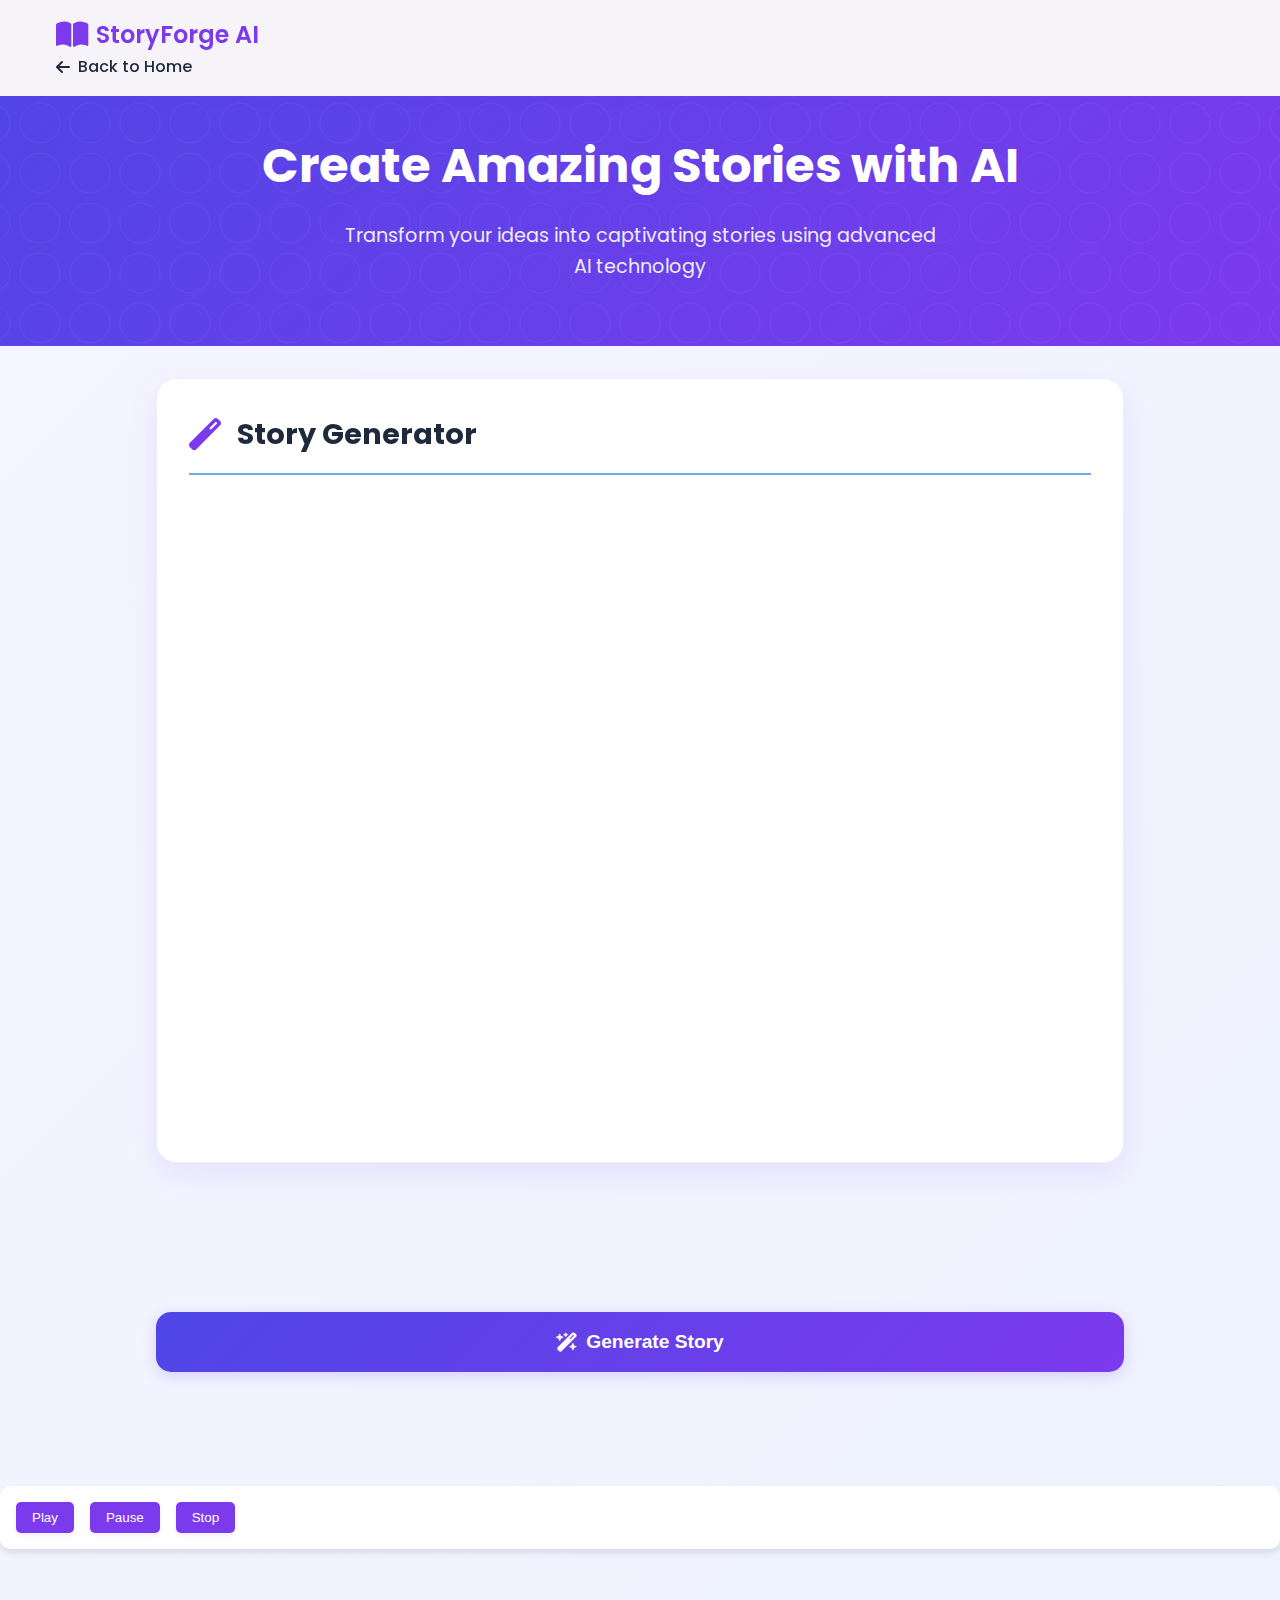
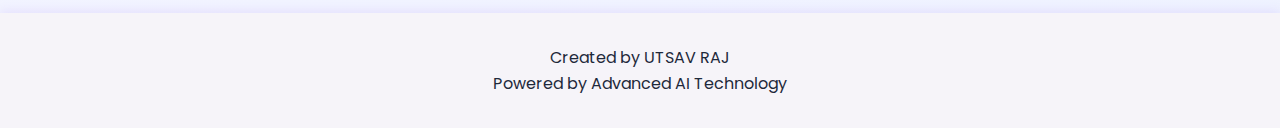
<file: Story Generator Ai/index.html>
<!DOCTYPE html>
<html lang="en">

<head>
    <meta charset="UTF-8">
    <meta name="viewport" content="width=device-width, initial-scale=1.0">
    <title>StoryForge AI - Professional Story Generator</title>
    <link rel="stylesheet" href="styles.css">
    <link href="https://fonts.googleapis.com/css2?family=Poppins:wght@300;400;500;600;700&display=swap"
        rel="stylesheet">
    <link rel="stylesheet" href="https://cdnjs.cloudflare.com/ajax/libs/font-awesome/6.0.0/css/all.min.css">
</head>

<body>
    <nav class="navbar">
        <div class="nav-content">
            <div class="logo">
                <i class="fas fa-book-open"></i>
                <span>StoryForge AI</span>
            </div>
            <a href="home.html" class="back-button">
                <i class="fas fa-arrow-left"></i> Back to Home
            </a>
        </div>
    </nav>

    <div class="hero-section">
        <h1>Create Amazing Stories with AI</h1>
        <p class="subtitle">Transform your ideas into captivating stories using advanced AI technology</p>
    </div>

    <div class="container">
        <div class="story-form">
            <div class="form-header">
                <i class="fas fa-magic"></i>
                <h2>Story Generator</h2>
            </div>

            <!-- Story Prompt -->
            <div class="form-group">
                <label for="storyPrompt">
                    <i class="fas fa-pencil-alt"></i>
                    Enter your story prompt:
                </label>
                <textarea id="storyPrompt" placeholder="Type your creative idea here..."></textarea>
            </div>

            <!-- Language Selection -->
            <div class="form-group">
                <label for="language">
                    <i class="fas fa-language"></i>
                    Select Language:
                </label>
                <select id="language" class="language-select">
                    <option value="english">English</option>
                    <option value="hindi">हिंदी</option>
                    <option value="hinglish">Hinglish</option>
                </select>
            </div>

            <!-- Genre Selection -->
            <div class="form-group">
                <label>
                    <i class="fas fa-theater-masks"></i>
                    Select Genre:
                </label>
                <div class="button-group">
                    <button data-type="genre" data-value="adventure">
                        <i class="fas fa-mountain"></i> Adventure
                    </button>
                    <button data-type="genre" data-value="romance">
                        <i class="fas fa-heart"></i> Romance
                    </button>
                    <button data-type="genre" data-value="mystery">
                        <i class="fas fa-magnifying-glass"></i> Mystery
                    </button>
                    <button data-type="genre" data-value="fantasy">
                        <i class="fas fa-dragon"></i> Fantasy
                    </button>
                </div>
            </div>

            <!-- Tone Selection -->
            <div class="form-group">
                <label>
                    <i class="fas fa-music"></i>
                    Select Tone:
                </label>
                <div class="button-group">
                    <button data-type="tone" data-value="funny">
                        <i class="fas fa-laugh"></i> Funny
                    </button>
                    <button data-type="tone" data-value="serious">
                        <i class="fas fa-user-tie"></i> Serious
                    </button>
                    <button data-type="tone" data-value="dramatic">
                        <i class="fas fa-theater-masks"></i> Dramatic
                    </button>
                    <button data-type="tone" data-value="mysterious">
                        <i class="fas fa-question-circle"></i> Mysterious
                    </button>
                </div>
            </div>

            <!-- Length Selection -->
            <div class="form-group">
                <label>
                    <i class="fas fa-text-width"></i>
                    Select Length:
                </label>
                <div class="button-group">
                    <button data-type="length" data-value="short">
                        <i class="fas fa-file-alt"></i> Short
                    </button>
                    <button data-type="length" data-value="medium">
                        <i class="fas fa-file-alt"></i> Medium
                    </button>
                    <button data-type="length" data-value="long">
                        <i class="fas fa-file-alt"></i> Long
                    </button>
                </div>
            </div>

            <!-- Story Enhancements -->
            
                <div class="enhancement-options">
                    <input type="hidden" id="addTitle" value="true">
                    <input type="hidden" id="addMoral" value="true">
                    <input type="hidden" id="generateImage" value="true">
                </div>
            </div>

            <!-- Background Music -->
            <div class="form-group">
                <label>
                    <i class="fas fa-music"></i>
                    Background Music:
                </label>
                <select id="backgroundMusic" class="music-select">
                    <option value="none">No Music</option>
                    <option value="adventure">Adventure Theme</option>
                    <option value="romantic">Romantic Melody</option>
                    <option value="mystery">Mystery Soundtrack</option>
                    <option value="fantasy">Fantasy Orchestra</option>
                </select>
            </div>

            <!-- Generate Button -->
            <button id="generateBtn" class="generate-btn">
                <i class="fas fa-wand-magic-sparkles"></i>
                Generate Story
            </button>
        </div>
        
        <!-- Story Output Container -->
        <div class="story-container">
            <!-- Story content will be inserted here -->
        </div>
<!-- Story Controls -->
<div class="story-controls">
    <button class="control-btn" id="playBtn">Play</button>
    <button class="control-btn" id="pauseBtn">Pause</button>
    <button class="control-btn" id="stopBtn">Stop</button>
</div>

    </div>

    <footer class="footer">
        <div class="footer-content">
            <p>Created by UTSAV RAJ</p>
            <p>Powered by Advanced AI Technology</p>
        </div>
    </footer>

    <script src="script.js"></script>
</body>

</html>
</file>
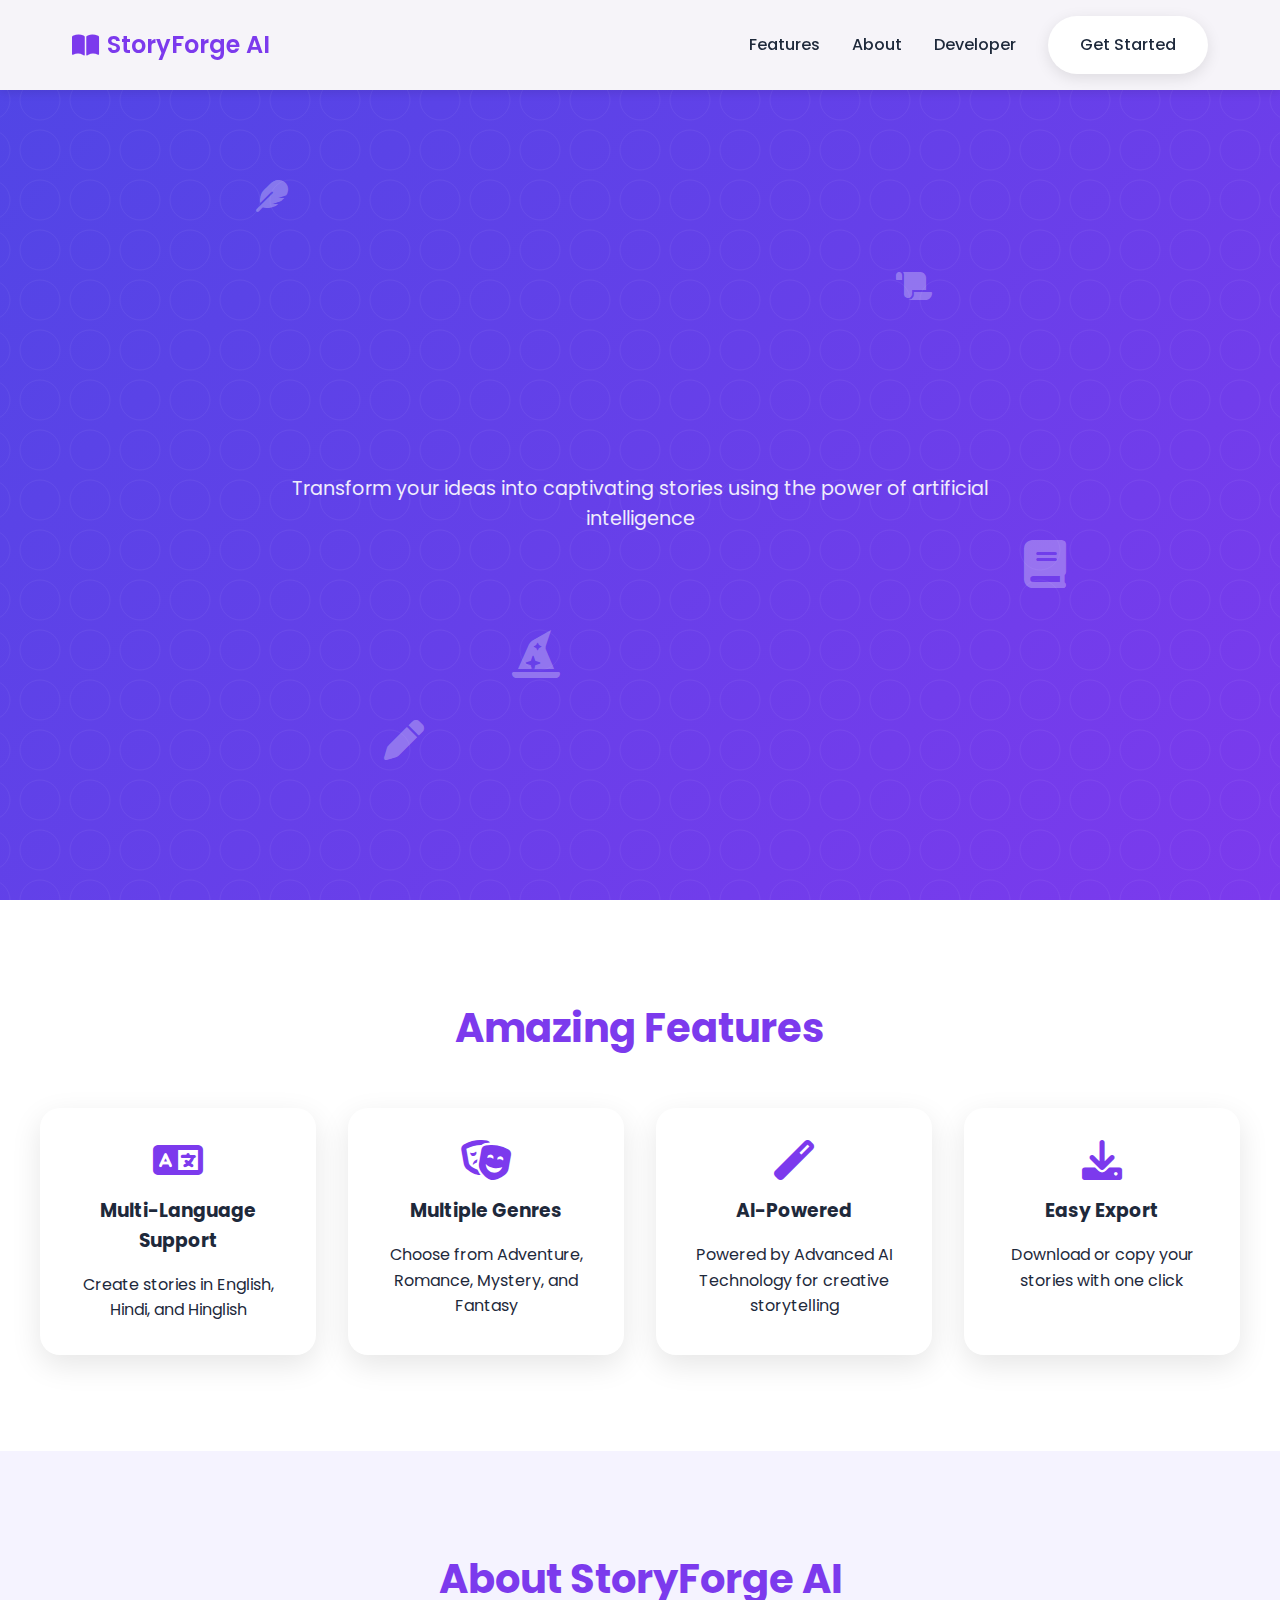
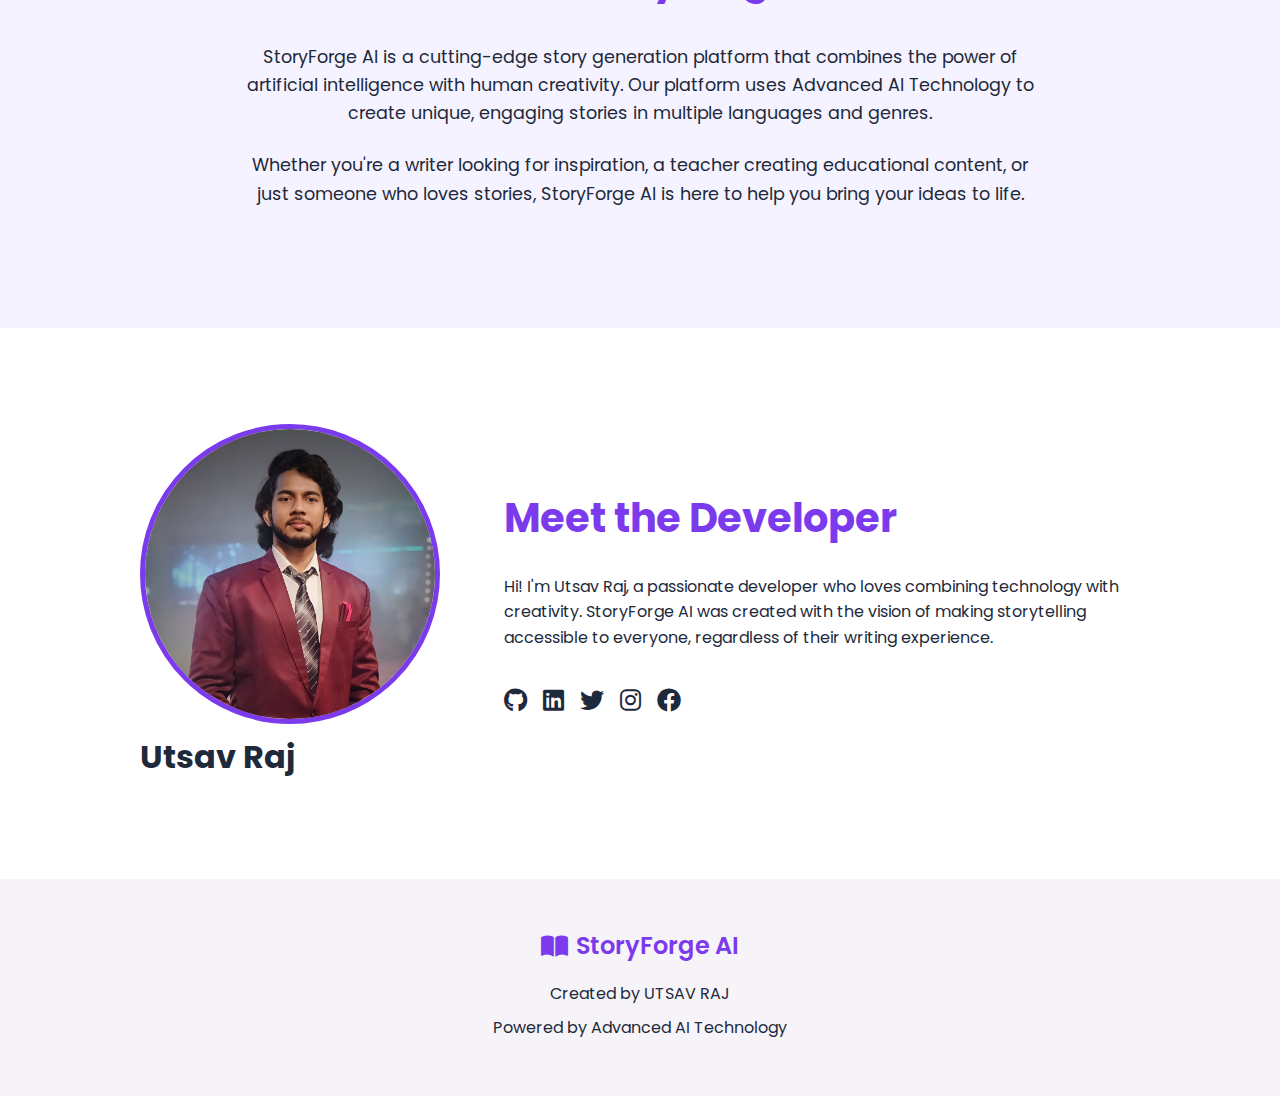
<file: Story Generator Ai/home.html>
<!DOCTYPE html>
<html lang="en">
<head>
    <meta charset="UTF-8">
    <meta name="viewport" content="width=device-width, initial-scale=1.0">
    <title>StoryForge AI - Create Amazing Stories</title>
    <link rel="stylesheet" href="home.css">
    <link href="https://fonts.googleapis.com/css2?family=Poppins:wght@300;400;500;600;700&display=swap" rel="stylesheet">
    <link rel="stylesheet" href="https://cdnjs.cloudflare.com/ajax/libs/font-awesome/6.0.0/css/all.min.css">
</head>
<body>
    <nav class="navbar">
        <div class="nav-content">
            <div class="logo">
                <i class="fas fa-book-open"></i>
                <span>StoryForge AI</span>
            </div>
            <div class="nav-links">
                <a href="#features">Features</a>
                <a href="#about">About</a>
                <a href="#developer">Developer</a>
                <a href="index.html" class="cta-button">Get Started</a>
            </div>
        </div>
    </nav>

    <section class="hero">
        <div class="hero-content">
            <h1 class="animate-text">Create Magical Stories with AI</h1>
            <p class="animate-text delay-1">Transform your ideas into captivating stories using the power of artificial intelligence</p>
            <a href="index.html" class="cta-button animate-text delay-2">
                <i class="fas fa-wand-magic-sparkles"></i>
                Get Started Now
            </a>
        </div>
        <div class="floating-elements">
            <i class="fas fa-feather"></i>
            <i class="fas fa-book"></i>
            <i class="fas fa-pen"></i>
            <i class="fas fa-scroll"></i>
            <i class="fas fa-hat-wizard"></i>
        </div>
    </section>

    <section id="features" class="features">
        <h2>Amazing Features</h2>
        <div class="features-grid">
            <div class="feature-card">
                <i class="fas fa-language"></i>
                <h3>Multi-Language Support</h3>
                <p>Create stories in English, Hindi, and Hinglish</p>
            </div>
            <div class="feature-card">
                <i class="fas fa-theater-masks"></i>
                <h3>Multiple Genres</h3>
                <p>Choose from Adventure, Romance, Mystery, and Fantasy</p>
            </div>
            <div class="feature-card">
                <i class="fas fa-magic"></i>
                <h3>AI-Powered</h3>
                <p>Powered by Advanced AI Technology for creative storytelling</p>
            </div>
            <div class="feature-card">
                <i class="fas fa-download"></i>
                <h3>Easy Export</h3>
                <p>Download or copy your stories with one click</p>
            </div>
        </div>
    </section>

    <section id="about" class="about">
        <div class="about-content">
            <h2>About StoryForge AI</h2>
            <p>StoryForge AI is a cutting-edge story generation platform that combines the power of artificial intelligence with human creativity. Our platform uses Advanced AI Technology to create unique, engaging stories in multiple languages and genres.</p>
            <p>Whether you're a writer looking for inspiration, a teacher creating educational content, or just someone who loves stories, StoryForge AI is here to help you bring your ideas to life.</p>
        </div>
    </section>

    <section id="developer" class="developer">
        <div class="developer-content">
            <div class="developer-image">
                <img src="dp.jpg" alt="Developer">
                <h1>Utsav Raj</h1>
            </div>
            <div class="developer-info">
                <h2>Meet the Developer</h2>
                <p>Hi! I'm Utsav Raj, a passionate developer who loves combining technology with creativity. StoryForge AI was created with the vision of making storytelling accessible to everyone, regardless of their writing experience.</p>
                <div class="social-links">
                    <a href="https://github.com/utsavrajji" target="_blank"><i class="fab fa-github"></i></a>
                    <a href="https://www.linkedin.com/in/utsav-raj-135114271?utm_source=share&utm_campaign=share_via&utm_content=profile&utm_medium=android_app" target="_blank"><i class="fab fa-linkedin"></i></a>
                    <a href="https://x.com/Utsavra98048597?t=_ErNr9aIiyK5iM5uh0-ysg&s=09" target="_blank"><i class="fab fa-twitter"></i></a>
                    <a href="https://www.instagram.com/utsav.raj__?igsh=MXE4Zmg1Y3dsNGx5bA==" target="_blank"><i class="fab fa-instagram"></i></a>
                    <a href="https://www.facebook.com/share/1BWumNWiNt/" target="_blank"><i class="fab fa-facebook"></i></a>
                </div>
            </div>
        </div>
    </section>

    <footer class="footer">
        <div class="footer-content">
            <div class="footer-logo">
                <i class="fas fa-book-open"></i>
                <span>StoryForge AI</span>
            </div>
            <p>Created by UTSAV RAJ</p>
            <p>Powered by Advanced AI Technology</p>
        </div>
    </footer>

    <script src="home.js"></script>
</body>
</html>
</file>
<file: Story Generator Ai/styles.css>
:root {
    --primary-color: #7c3aed;
    --secondary-color: #5b21b6;
    --accent-color: #8b5cf6;
    --background-color: #f5f3ff;
    --text-color: #1e293b;
    --border-color: #70a7ee;
    --success-color: #10b981;
    --error-color: #ef4444;
    --gradient-start: #4f46e5;
    --gradient-end: #7c3aed;
    --card-bg: #ffffff;
    --navbar-bg: #f6f4f9;
    --input-bg: #faf5ff;
}

* {
    margin: 0;
    padding: 0;
    box-sizing: border-box;
}

body {
    font-family: 'Poppins', sans-serif;
    line-height: 1.6;
    background: linear-gradient(135deg, #f6f5ff 0%, #eef2ff 100%);
    color: var(--text-color);
    min-height: 100vh;
}

/* Navbar Styles */
.navbar {
    background: var(--navbar-bg);
    box-shadow: 0 2px 10px rgba(124, 58, 237, 0.1);
    padding: 1rem 0;
    position: fixed;
    width: 100%;
    top: 0;
    z-index: 1000;
    backdrop-filter: blur(10px);
}

.nav-content {
    max-width: 1200px;
    margin: 0 auto;
    padding: 0 1rem;
}

.logo {
    display: flex;
    align-items: center;
    gap: 0.5rem;
    font-size: 1.5rem;
    font-weight: 600;
    color: var(--primary-color);
}

.logo i {
    font-size: 1.8rem;
}

/* Hero Section */
.hero-section {
    background: linear-gradient(135deg, var(--gradient-start), var(--gradient-end));
    color: white;
    text-align: center;
    padding: 8rem 1rem 4rem;
    margin-bottom: 2rem;
    position: relative;
    overflow: hidden;
}

.hero-section::before {
    content: '';
    position: absolute;
    top: 0;
    left: 0;
    right: 0;
    bottom: 0;
    background: url('data:image/svg+xml,<svg xmlns="http://www.w3.org/2000/svg" viewBox="0 0 100 100"><circle cx="50" cy="50" r="40" fill="none" stroke="rgba(255,255,255,0.1)" stroke-width="2"/></svg>') center/50px 50px repeat;
    opacity: 0.5;
    animation: moveBackground 20s linear infinite;
}

.hero-section h1 {
    font-size: 3rem;
    margin-bottom: 1rem;
    animation: fadeInDown 0.8s ease-out;
}

.subtitle {
    font-size: 1.2rem;
    opacity: 0.9;
    max-width: 600px;
    margin: 0 auto;
    animation: fadeIn 0.8s ease-out 0.3s both;
}

/* Container */
.container {
    max-width: 1000px;
    margin: 0 auto;
    padding: 0 1rem;
}

/* Form Styles */
.story-form {
    background: var(--card-bg);
    backdrop-filter: blur(10px);
    padding: 2rem;
    border-radius: 20px;
    box-shadow: 0 10px 30px rgba(124, 58, 237, 0.1);
    margin-bottom: 2rem;
    animation: slideUp 0.8s ease-out;
    border: 1px solid rgba(124, 58, 237, 0.1);
}

.form-header {
    display: flex;
    align-items: center;
    gap: 1rem;
    margin-bottom: 2rem;
    padding-bottom: 1rem;
    border-bottom: 2px solid var(--border-color);
}

.form-header i {
    font-size: 2rem;
    color: var(--primary-color);
}

.form-header h2 {
    font-size: 1.8rem;
    color: var(--text-color);
}

.form-group {
    margin-bottom: 1.5rem;
    opacity: 0;
    animation: fadeIn 0.5s ease-out forwards;
}

.form-group:nth-child(1) { animation-delay: 0.2s; }
.form-group:nth-child(2) { animation-delay: 0.4s; }
.form-group:nth-child(3) { animation-delay: 0.6s; }
.form-group:nth-child(4) { animation-delay: 0.8s; }
.form-group:nth-child(5) { animation-delay: 1s; }
.form-group:nth-child(6) { animation-delay: 1.2s; }

label {
    display: flex;
    align-items: center;
    gap: 0.5rem;
    margin-bottom: 0.8rem;
    color: var(--text-color);
    font-weight: 500;
}

label i {
    color: var(--primary-color);
}

textarea {
    width: 100%;
    padding: 1rem;
    border: 2px solid var(--border-color);
    border-radius: 10px;
    min-height: 120px;
    resize: vertical;
    font-family: inherit;
    transition: all 0.3s ease;
    font-size: 1rem;
    background: var(--input-bg);
}

textarea:focus {
    outline: none;
    border-color: var(--primary-color);
    box-shadow: 0 0 0 3px rgba(37, 99, 235, 0.1);
}

.button-group {
    display: flex;
    gap: 0.8rem;
    flex-wrap: wrap;
}

button {
    display: flex;
    align-items: center;
    gap: 0.5rem;
    padding: 0.8rem 1.5rem;
    border: none;
    border-radius: 10px;
    cursor: pointer;
    background: var(--card-bg);
    color: var(--text-color);
    font-weight: 500;
    transition: all 0.3s ease;
    box-shadow: 0 2px 5px rgba(124, 58, 237, 0.1);
}

button:hover {
    background: var(--background-color);
    transform: translateY(-2px);
    box-shadow: 0 4px 10px rgba(124, 58, 237, 0.2);
}

button.selected {
    background: linear-gradient(135deg, var(--gradient-start), var(--gradient-end));
    color: white;
    box-shadow: 0 4px 10px rgba(124, 58, 237, 0.3);
}

button.selected i {
    color: white;
}

.language-select {
    width: 100%;
    padding: 1rem;
    border: 2px solid var(--border-color);
    border-radius: 10px;
    background: var(--input-bg);
    font-family: inherit;
    font-size: 1rem;
    color: var(--text-color);
    cursor: pointer;
    transition: all 0.3s ease;
}

.language-select:focus {
    outline: none;
    border-color: var(--primary-color);
    box-shadow: 0 0 0 3px rgba(37, 99, 235, 0.1);
}

.options {
    display: flex;
    gap: 2rem;
    flex-wrap: wrap;
}

.options label {
    cursor: pointer;
    padding: 0.8rem 1.2rem;
    border-radius: 10px;
    background: var(--input-bg);
    transition: all 0.3s ease;
}

.options label:hover {
    background: var(--border-color);
}

input[type="checkbox"] {
    width: 1.2rem;
    height: 1.2rem;
    cursor: pointer;
    accent-color: var(--primary-color);
}

.generate-btn {
    width: 100%;
    padding: 1.2rem;
    background: linear-gradient(135deg, var(--gradient-start), var(--gradient-end));
    color: white;
    font-size: 1.2rem;
    font-weight: 600;
    margin-top: 1.5rem;
    border-radius: 15px;
    justify-content: center;
    box-shadow: 0 4px 15px rgba(124, 58, 237, 0.2);
}

.generate-btn i {
    color: white;
}

.generate-btn:hover {
    transform: translateY(-3px);
    box-shadow: 0 8px 25px rgba(124, 58, 237, 0.3);
}

.generate-btn:disabled {
    background: var(--border-color);
    cursor: not-allowed;
    transform: none;
    box-shadow: none;
}

/* Story Container */
.story-container {
    background: var(--card-bg);
    padding: 2rem;
    border-radius: 20px;
    box-shadow: 0 10px 30px rgba(124, 58, 237, 0.1);
    margin-top: 2rem;
    opacity: 0;
    animation: fadeInUp 0.8s ease-out forwards;
    border: 1px solid rgba(124, 58, 237, 0.1);
}

.story-text {
    white-space: pre-wrap;
    line-height: 1.8;
    font-size: 1.1rem;
    color: var(--text-color);
}

.error-message {
    color: var(--error-color);
    text-align: center;
    padding: 1rem;
    font-weight: 500;
    animation: shake 0.5s ease-out;
}

.share-buttons {
    margin-top: 2rem;
    display: flex;
    gap: 1rem;
    justify-content: center;
}

.share-btn {
    padding: 1rem 2rem;
    border-radius: 10px;
    font-weight: 600;
    justify-content: center;
}

.download-btn {
    background: var(--success-color);
    color: white;
}

.download-btn i {
    color: white;
}

.copy-btn {
    background: var(--accent-color);
    color: white;
}

.copy-btn i {
    color: white;
}

/* Story image styles */
.story-image {
    width: 100%;
    max-width: 800px;
    margin: 0 auto 20px;
    border-radius: 12px;
    overflow: hidden;
    box-shadow: 0 4px 15px rgba(0, 0, 0, 0.1);
    transition: transform 0.3s ease;
}

.story-image:hover {
    transform: scale(1.02);
}

.story-image img {
    width: 100%;
    height: 300px;
    object-fit: cover;
    transition: all 0.5s ease;
}

.story-image img:hover {
    filter: brightness(1.1);
}

@media (max-width: 768px) {
    .story-image {
        max-width: 100%;
    }
    
    .story-image img {
        height: 200px;
    }
}

/* Loading Spinner */
.loading-spinner {
    width: 60px;
    height: 60px;
    border: 5px solid var(--border-color);
    border-top: 5px solid var(--primary-color);
    border-radius: 50%;
    animation: spin 1s linear infinite;
    margin: 2rem auto;
}

/* Footer */
.footer {
    background: var(--navbar-bg);
    padding: 2rem 0;
    margin-top: 4rem;
    text-align: center;
    box-shadow: 0 -2px 10px rgba(124, 58, 237, 0.1);
}

.footer-content {
    max-width: 600px;
    margin: 0 auto;
    color: var(--text-color);
}

.footer i {
    color: #ef4444;
}

/* Story Controls */
.story-controls {
    display: flex;
    align-items: center;
    gap: 1rem;
    margin-top: 1rem;
    padding: 1rem;
    background: var(--card-bg);
    border-radius: 10px;
    box-shadow: 0 4px 6px rgba(0, 0, 0, 0.1);
}

.control-btn {
    padding: 0.5rem 1rem;
    border: none;
    border-radius: 5px;
    background: var(--primary-color);
    color: white;
    cursor: pointer;
    display: flex;
    align-items: center;
    gap: 0.5rem;
    transition: all 0.3s ease;
}

.control-btn:hover {
    background: var(--secondary-color);
    transform: translateY(-2px);
}

.control-btn:disabled {
    background: var(--border-color);
    cursor: not-allowed;
}

.volume-control {
    display: flex;
    align-items: center;
    gap: 0.5rem;
    margin-left: auto;
}

.volume-control input[type="range"] {
    width: 100px;
    height: 4px;
    background: var(--border-color);
    border-radius: 2px;
    appearance: none;
}

.volume-control input[type="range"]::-webkit-slider-thumb {
    appearance: none;
    width: 16px;
    height: 16px;
    background: var(--primary-color);
    border-radius: 50%;
    cursor: pointer;
    transition: all 0.3s ease;
}

.volume-control input[type="range"]::-webkit-slider-thumb:hover {
    transform: scale(1.2);
}

/* Enhancement Options */
.enhancement-options {
    display: grid;
    grid-template-columns: repeat(auto-fit, minmax(200px, 1fr));
    gap: 1rem;
    margin-top: 0.5rem;
}

.checkbox-label {
    display: flex;
    align-items: center;
    gap: 0.5rem;
    padding: 0.5rem;
    border-radius: 5px;
    background: var(--card-bg);
    cursor: pointer;
    transition: all 0.3s ease;
}

.checkbox-label:hover {
    background: var(--background-color);
}

.checkbox-label input[type="checkbox"] {
    width: 18px;
    height: 18px;
    accent-color: var(--primary-color);
}

.checkbox-label i {
    color: var(--primary-color);
}

/* Music Select */
.music-select {
    width: 100%;
    padding: 0.8rem;
    border: 2px solid var(--border-color);
    border-radius: 5px;
    background: var(--card-bg);
    font-family: inherit;
    font-size: 1rem;
    color: var(--text-color);
    cursor: pointer;
    transition: all 0.3s ease;
}

.music-select:focus {
    border-color: var(--primary-color);
    outline: none;
    box-shadow: 0 0 0 2px rgba(124, 58, 237, 0.1);
}

/* Back Button */
.back-button {
    display: flex;
    align-items: center;
    gap: 0.5rem;
    text-decoration: none;
    color: var(--text-color);
    font-weight: 500;
    transition: all 0.3s ease;
}

.back-button:hover {
    color: var(--primary-color);
    transform: translateX(-2px);
}

/* Animations */
@keyframes fadeIn {
    from { opacity: 0; }
    to { opacity: 1; }
}

@keyframes fadeInDown {
    from {
        opacity: 0;
        transform: translateY(-30px);
    }
    to {
        opacity: 1;
        transform: translateY(0);
    }
}

@keyframes fadeInUp {
    from {
        opacity: 0;
        transform: translateY(30px);
    }
    to {
        opacity: 1;
        transform: translateY(0);
    }
}

@keyframes slideUp {
    from {
        opacity: 0;
        transform: translateY(50px);
    }
    to {
        opacity: 1;
        transform: translateY(0);
    }
}

@keyframes spin {
    0% { transform: rotate(0deg); }
    100% { transform: rotate(360deg); }
}

@keyframes shake {
    0%, 100% { transform: translateX(0); }
    25% { transform: translateX(-10px); }
    75% { transform: translateX(10px); }
}

@keyframes moveBackground {
    0% {
        background-position: 0 0;
    }
    100% {
        background-position: 100px 100px;
    }
}

/* Responsive Design */
@media (max-width: 768px) {
    .hero-section {
        padding: 6rem 1rem 3rem;
    }

    .hero-section h1 {
        font-size: 2rem;
    }

    .subtitle {
        font-size: 1rem;
    }

    .story-form {
        padding: 1.5rem;
    }

    .form-header h2 {
        font-size: 1.5rem;
    }

    .button-group {
        gap: 0.5rem;
    }

    button {
        padding: 0.6rem 1rem;
        font-size: 0.9rem;
    }

    .options {
        flex-direction: column;
        gap: 1rem;
    }

    .share-buttons {
        flex-direction: column;
    }

    .share-btn {
        width: 100%;
    }
}
</file>
<file: Story Generator Ai/home.css>
:root {
    --primary-color: #7c3aed;
    --secondary-color: #5b21b6;
    --accent-color: #8b5cf6;
    --background-color: #f5f3ff;
    --text-color: #1e293b;
    --border-color: #70a7ee;
    --success-color: #10b981;
    --error-color: #ef4444;
    --gradient-start: #4f46e5;
    --gradient-end: #7c3aed;
    --card-bg: #ffffff;
    --navbar-bg: #f6f4f9;
}

* {
    margin: 0;
    padding: 0;
    box-sizing: border-box;
}

html {
    scroll-behavior: smooth;
}

body {
    font-family: 'Poppins', sans-serif;
    line-height: 1.6;
    color: var(--text-color);
    background: var(--background-color);
}

/* Navbar */
.navbar {
    background: var(--navbar-bg);
    padding: 1rem 0;
    position: fixed;
    width: 100%;
    top: 0;
    z-index: 1000;
    box-shadow: 0 2px 10px rgba(0, 0, 0, 0.1);
}

.nav-content {
    max-width: 1200px;
    margin: 0 auto;
    padding: 0 2rem;
    display: flex;
    justify-content: space-between;
    align-items: center;
}

.logo {
    display: flex;
    align-items: center;
    gap: 0.5rem;
    font-size: 1.5rem;
    font-weight: 600;
    color: var(--primary-color);
}

.nav-links {
    display: flex;
    gap: 2rem;
    align-items: center;
}

.nav-links a {
    text-decoration: none;
    color: var(--text-color);
    font-weight: 500;
    transition: color 0.3s ease;
}

.nav-links a:hover {
    color: var(--primary-color);
}

/* Hero Section */
.hero {
    min-height: 100vh;
    display: flex;
    align-items: center;
    justify-content: center;
    position: relative;
    background: linear-gradient(135deg, var(--gradient-start), var(--gradient-end));
    overflow: hidden;
    padding: 2rem;
}

.hero::before {
    content: '';
    position: absolute;
    width: 100%;
    height: 100%;
    background: url('data:image/svg+xml,<svg xmlns="http://www.w3.org/2000/svg" viewBox="0 0 100 100"><circle cx="50" cy="50" r="40" fill="none" stroke="rgba(255,255,255,0.1)" stroke-width="2"/></svg>') center/50px 50px repeat;
    opacity: 0.5;
    animation: moveBackground 20s linear infinite;
}

.hero-content {
    text-align: center;
    color: white;
    max-width: 800px;
    z-index: 1;
}

.hero h1 {
    font-size: 3.5rem;
    margin-bottom: 1.5rem;
    line-height: 1.2;
}

.hero p {
    font-size: 1.2rem;
    margin-bottom: 2rem;
    opacity: 0.9;
}

.floating-elements {
    position: absolute;
    width: 100%;
    height: 100%;
    pointer-events: none;
}

.floating-elements i {
    position: absolute;
    color: rgba(255, 255, 255, 0.3);
    animation: float 6s ease-in-out infinite;
}

.floating-elements i:nth-child(1) { font-size: 2rem; top: 20%; left: 20%; animation-delay: 0s; }
.floating-elements i:nth-child(2) { font-size: 3rem; top: 60%; left: 80%; animation-delay: -1s; }
.floating-elements i:nth-child(3) { font-size: 2.5rem; top: 80%; left: 30%; animation-delay: -2s; }
.floating-elements i:nth-child(4) { font-size: 2rem; top: 30%; left: 70%; animation-delay: -3s; }
.floating-elements i:nth-child(5) { font-size: 3rem; top: 70%; left: 40%; animation-delay: -4s; }

/* Features Section */
.features {
    padding: 6rem 2rem;
    background: var(--card-bg);
}

.features h2 {
    text-align: center;
    font-size: 2.5rem;
    margin-bottom: 3rem;
    color: var(--primary-color);
}

.features-grid {
    display: grid;
    grid-template-columns: repeat(auto-fit, minmax(250px, 1fr));
    gap: 2rem;
    max-width: 1200px;
    margin: 0 auto;
}

.feature-card {
    background: white;
    padding: 2rem;
    border-radius: 20px;
    text-align: center;
    box-shadow: 0 10px 30px rgba(0, 0, 0, 0.1);
    transition: transform 0.3s ease;
}

.feature-card:hover {
    transform: translateY(-10px);
}

.feature-card i {
    font-size: 2.5rem;
    color: var(--primary-color);
    margin-bottom: 1rem;
}

.feature-card h3 {
    margin-bottom: 1rem;
    color: var(--text-color);
}

/* About Section */
.about {
    padding: 6rem 2rem;
    background: var(--background-color);
}

.about-content {
    max-width: 800px;
    margin: 0 auto;
    text-align: center;
}

.about h2 {
    font-size: 2.5rem;
    margin-bottom: 2rem;
    color: var(--primary-color);
}

.about p {
    margin-bottom: 1.5rem;
    font-size: 1.1rem;
}

/* Developer Section */
.developer {
    padding: 6rem 2rem;
    background: var(--card-bg);
}

.developer-content {
    max-width: 1000px;
    margin: 0 auto;
    display: flex;
    align-items: center;
    gap: 4rem;
}

.developer-image img {
    width: 300px;
    height: 300px;
    border-radius: 50%;
    object-fit: cover;
    border: 5px solid var(--primary-color);
}

.developer-info h2 {
    font-size: 2.5rem;
    margin-bottom: 1.5rem;
    color: var(--primary-color);
}

.social-links {
    margin-top: 2rem;
    display: flex;
    gap: 1rem;
}

.social-links a {
    font-size: 1.5rem;
    color: var(--text-color);
    transition: color 0.3s ease;
}

.social-links a:hover {
    color: var(--primary-color);
}

/* Footer */
.footer {
    background: var(--navbar-bg);
    padding: 3rem 2rem;
    text-align: center;
}

.footer-logo {
    display: flex;
    align-items: center;
    justify-content: center;
    gap: 0.5rem;
    font-size: 1.5rem;
    font-weight: 600;
    color: var(--primary-color);
    margin-bottom: 1rem;
}

.footer p {
    margin: 0.5rem 0;
    color: var(--text-color);
}

.footer i.fa-heart {
    color: var(--error-color);
}

/* CTA Button */
.cta-button {
    display: inline-flex;
    align-items: center;
    gap: 0.5rem;
    padding: 1rem 2rem;
    background: white;
    color: var(--primary-color);
    text-decoration: none;
    border-radius: 50px;
    font-weight: 600;
    transition: all 0.3s ease;
    box-shadow: 0 4px 15px rgba(0, 0, 0, 0.1);
}

.cta-button:hover {
    transform: translateY(-2px);
    box-shadow: 0 6px 20px rgba(0, 0, 0, 0.15);
}

/* Animations */
@keyframes float {
    0%, 100% {
        transform: translateY(0);
    }
    50% {
        transform: translateY(-20px);
    }
}

@keyframes moveBackground {
    0% {
        background-position: 0 0;
    }
    100% {
        background-position: 100px 100px;
    }
}

.animate-text {
    opacity: 0;
    transform: translateY(20px);
    animation: fadeInUp 0.8s ease forwards;
}

.delay-1 {
    animation-delay: 0.2s;
}

.delay-2 {
    animation-delay: 0.4s;
}

@keyframes fadeInUp {
    to {
        opacity: 1;
        transform: translateY(0);
    }
}

/* Responsive Design */
@media (max-width: 768px) {
    .nav-links {
        display: none;
    }

    .hero h1 {
        font-size: 2.5rem;
    }

    .developer-content {
        flex-direction: column;
        text-align: center;
        gap: 2rem;
    }

    .developer-image img {
        width: 200px;
        height: 200px;
    }

    .social-links {
        justify-content: center;
    }
}
</file>
